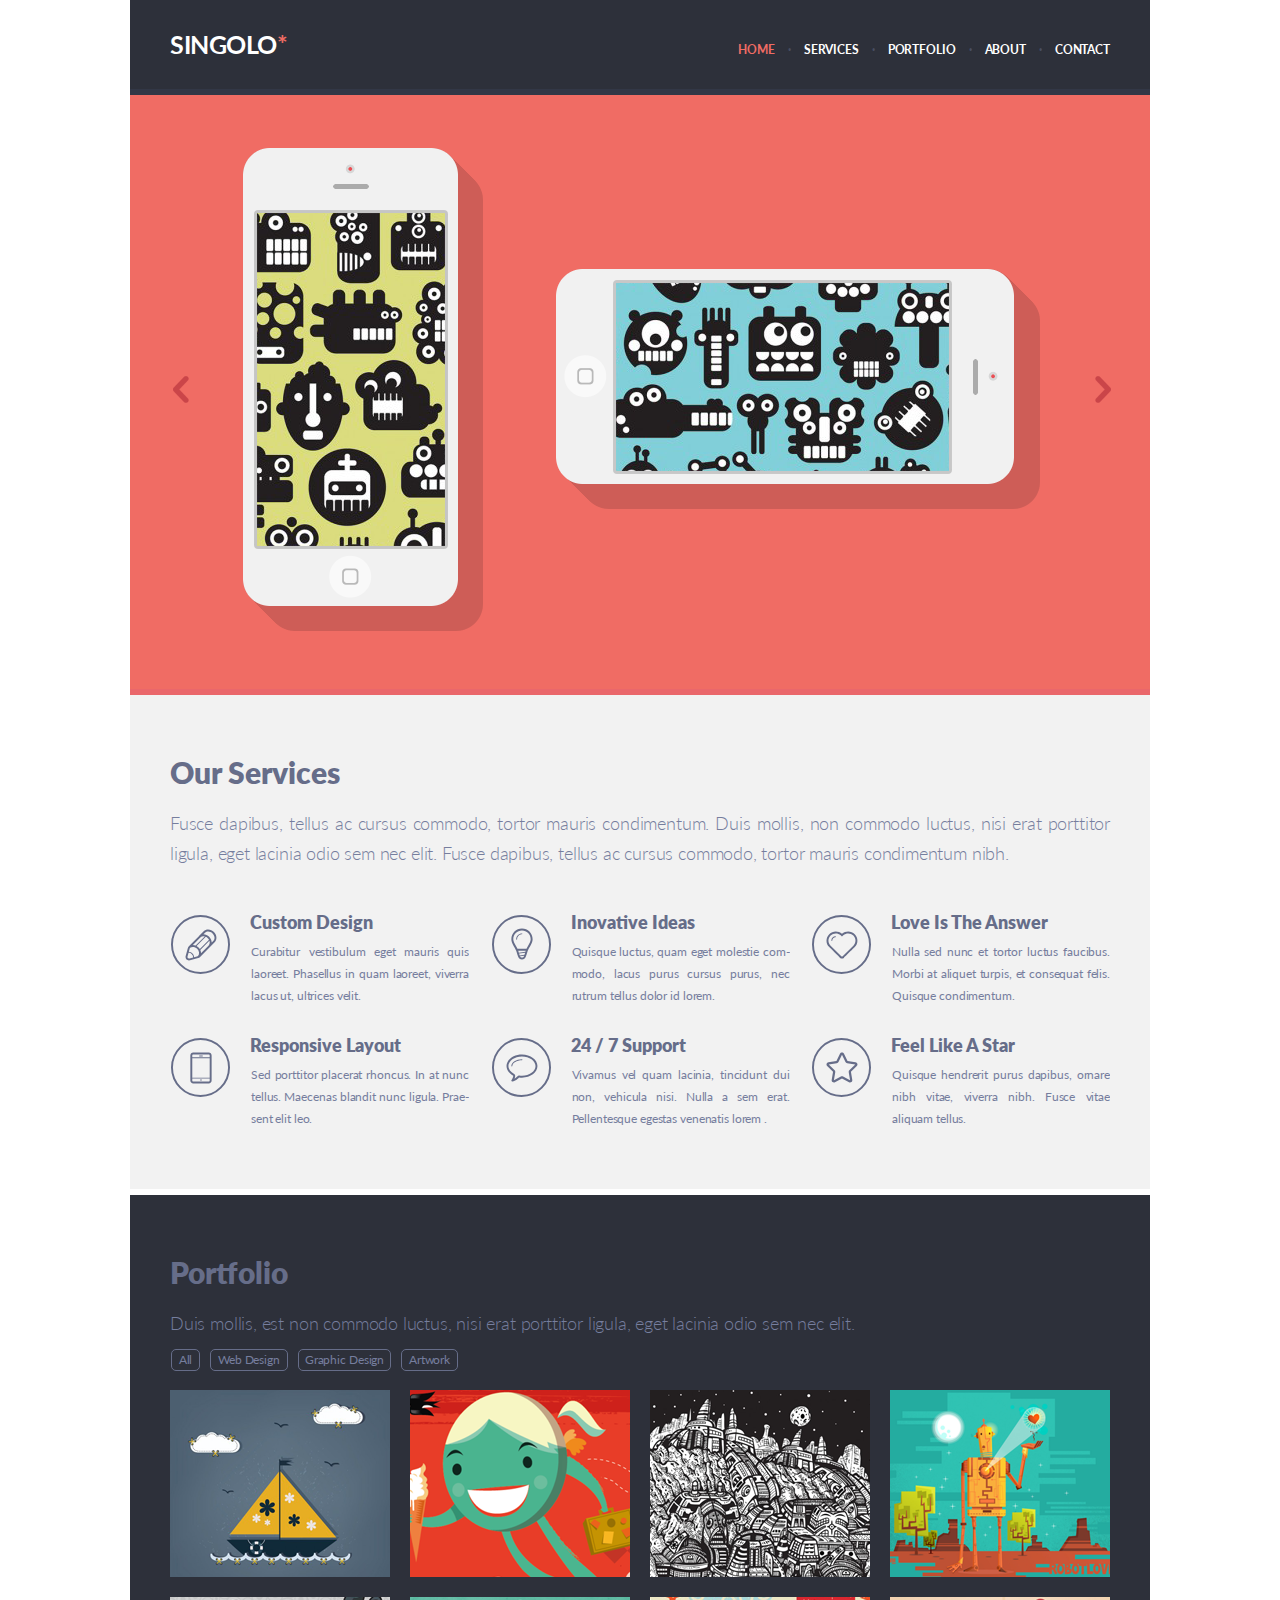
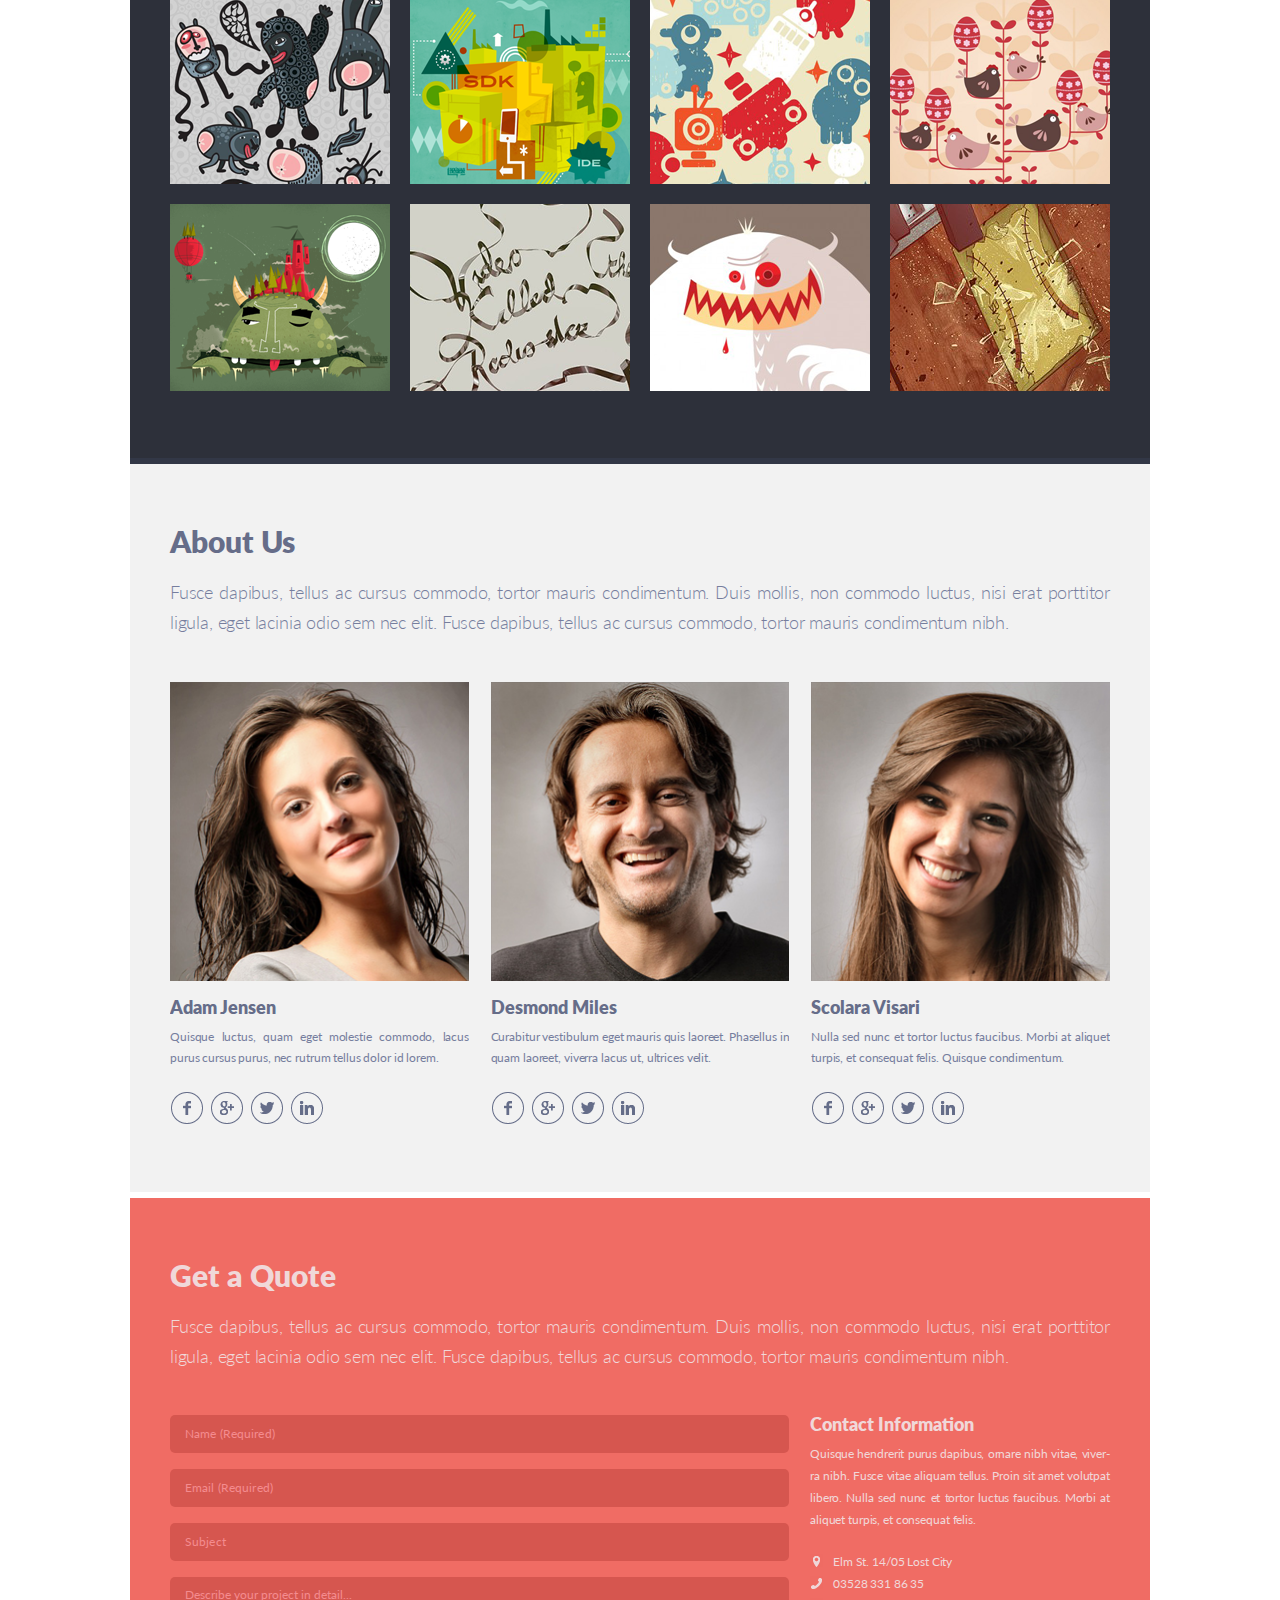
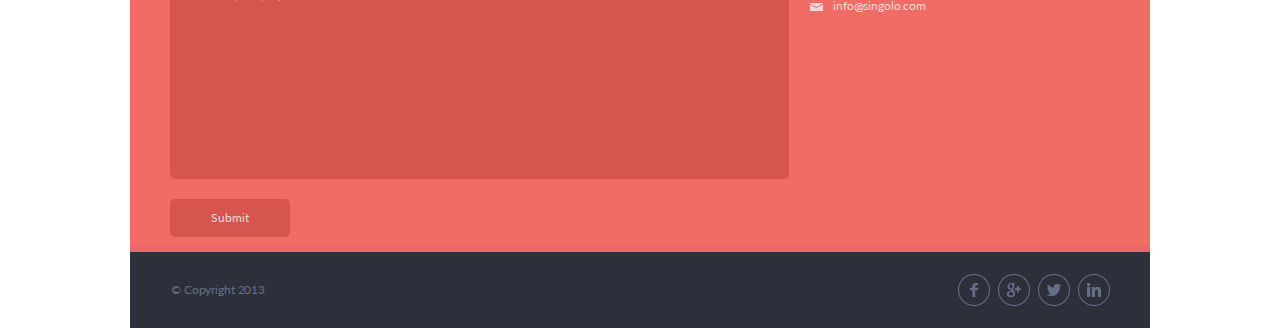
<file: index.html>
<!DOCTYPE html>
<html lang="en">
  <head>
    <meta charset="utf-8">
    <meta name="viewport" content="width=device-width, initial-scale=1.0">
    <title>Singolo - Part 1</title>
    <link rel="stylesheet" href="style.css">
  </head>
  
  <body>
    <header>
      <h1 class="logo">SINGOLO</h1>
      <nav id="nav" class="text-nav">
        <div class="nav-section"><a href="#">HOME</a></div>
        <div class="nav-buf">&#183;</div>
        <div class="nav-section"><a href="#services">SERVICES</a></div>
        <div class="nav-buf">&#183;</div>
        <div class="nav-section"><a href="#portfolio">PORTFOLIO</a></div>
        <div class="nav-buf">&#183;</div>
        <div class="nav-section"><a href="#about">ABOUT</a></div>
        <div class="nav-buf">&#183;</div>
        <div class="nav-section"><a href="#contact">CONTACT</a></div>
      </nav>
      <div class="nav-menu"><img src="assets/img/icon-menu.png"></div>
    </header>
    <div class="border1"></div>
    
    <main id="main" class="grid-container">
      <div class="grid-item-header"></div>
      
      <section class="grid-item-slider">
        <div class="slide left"><img src="assets/img/arrow_left.svg"></div>
        <div class="slide-frame">
          <div class="slide-container">
            <div class="slide-item slide2">
              <div class="phone-next">
                <img src="assets/img/phone_next.png">
              </div>
            </div>
            <div class="slide-item slide1">
              <div class="phone-v">
                <img src="assets/img/phone_v.svg">
                <div class="blackscreen"></div>
                <div class="phone-power"></div>
              </div>
              <div class="phone-h">
                <img src="assets/img/phone_h.svg">
                <div class="blackscreen"></div>
                <div class="phone-power"></div>
              </div>
            </div>
            <div class="slide-item slide2">
              <div class="phone-next">
                <img src="assets/img/phone_next.png">
              </div>
            </div>
          </div>
        </div>
        <div class="slide right"><img src="assets/img/arrow_right.svg"></div>
      </section>
      
      <section class="grid-item-services" id="services">
        <h2>Our Services</h2>
        <p class="text-main">Fusce dapibus, tellus ac cursus commodo, tortor mauris condimentum. Duis mollis, non commodo luctus, nisi erat porttitor ligula, eget lacinia odio sem nec elit. Fusce dapibus, tellus ac cursus commodo, tortor mauris condimentum nibh.</p>
        <div class="services-container">
          <div class="services-item">
            <div class="services-icon"><img src="assets/img/Pen.svg"></div>
            <div class="services-text">
              <h3>Custom Design</h3>
              <p class="text-small">Curabitur vestibulum eget mauris quis laoreet. Phasellus in quam laoreet, viverra lacus ut, ultrices velit.</p>
            </div>
          </div>
          <div class="services-item">
            <div class="services-icon"><img src="assets/img/Bulb.svg"></div>
            <div class="services-text">
              <h3>Inovative Ideas</h3>
              <p class="text-small">Quisque luctus, quam eget molestie com&shy;modo, lacus purus cursus purus, nec rutrum tellus dolor id lorem.</p>
            </div>
          </div>
          <div class="services-item">
            <div class="services-icon"><img src="assets/img/Heart.svg"></div>
            <div class="services-text">
              <h3>Love Is The Answer</h3>
              <p class="text-small">Nulla sed nunc et tortor luctus faucibus. Morbi at aliquet turpis, et consequat felis. Quisque condimentum.</p>
            </div>
          </div>
          <div class="services-item">
            <div class="services-icon"><img src="assets/img/Phone.svg"></div>
            <div class="services-text">
              <h3>Responsive Layout</h3>
              <p class="text-small">Sed porttitor placerat rhoncus. In at nunc tellus. Maecenas blandit nunc ligula. Prae&shy;sent elit leo.</p>
            </div>
          </div>
          <div class="services-item">
            <div class="services-icon"><img src="assets/img/Bubble.svg"></div>
            <div class="services-text">
              <h3>24 / 7 Support</h3>
              <p class="text-small">Vivamus vel quam lacinia, tincidunt dui non, vehicula nisi. Nulla a sem erat. Pellen&shy;tesque egestas venenatis lorem .</p>
            </div>
          </div>
          <div class="services-item">
            <div class="services-icon"><img src="assets/img/Star.svg"></div>
            <div class="services-text">
              <h3>Feel Like A Star</h3>
              <p class="text-small">Quisque hendrerit purus dapibus, ornare nibh vitae, viverra nibh. Fusce vitae aliquam tellus.</p>
            </div>
          </div>
        </div>
      </section>
      
      <div class="grid-item-border3"></div>
      
      <section class="grid-item-portfolio" id="portfolio">
        <h2>Portfolio</h2>
        <p class="text-main">Duis mollis, est non commodo luctus, nisi erat porttitor ligula, eget lacinia odio sem nec elit.</p>
        <div class="button-sort-container">
          <div class="text-small button-sort-item button-sort-all">All</div>
          <div class="text-small button-sort-item button-sort-web">Web Design</div>
          <div class="text-small button-sort-item button-sort-graphic">Graphic Design</div>
          <div class="text-small button-sort-item button-sort-artwork">Artwork</div>
        </div>
        <div class="gallery-container">
          <div class="tag-all tag-web">     <img src="assets/img/portfolio1.svg"></div>
          <div class="tag-all tag-web">     <img src="assets/img/portfolio2.svg"></div>
          <div class="tag-all tag-artwork"> <img src="assets/img/portfolio3.svg"></div>
          <div class="tag-all tag-graphic"> <img src="assets/img/portfolio4.svg"></div>
          <div class="tag-all tag-artwork"> <img src="assets/img/portfolio5.svg"></div>
          <div class="tag-all tag-graphic"> <img src="assets/img/portfolio6.svg"></div>
          <div class="tag-all tag-web">     <img src="assets/img/portfolio7.svg"></div>
          <div class="tag-all tag-web">     <img src="assets/img/portfolio8.svg"></div>
          <div class="tag-all tag-graphic"> <img src="assets/img/portfolio9.svg"></div>
          <div class="tag-all tag-artwork"> <img src="assets/img/portfolio10.svg"></div>
          <div class="tag-all tag-graphic"> <img src="assets/img/portfolio11.svg"></div>
          <div class="tag-all tag-artwork"> <img src="assets/img/portfolio12.svg"></div>
        </div>
      </section>
      
      <div class="grid-item-border4"></div>
      
      <section class="grid-item-about" id="about">
        <h2>About Us</h2>
        <p class="text-main">Fusce dapibus, tellus ac cursus commodo, tortor mauris condimentum. Duis mollis, non commodo luctus, nisi erat porttitor ligula, eget lacinia odio sem nec elit. Fusce dapibus, tellus ac cursus commodo, tortor mauris condimentum nibh.</p>
        <div class="us-container">
          <div>
            <img src="assets/img/photo1.svg">
            <h3>Adam Jensen</h3>
            <p class="text-small">Quisque luctus, quam eget molestie commodo, lacus purus cursus purus, nec rutrum tellus dolor id lorem.</p>
            <div class="us-links-container">
            <div><a href="https://www.facebook.com/"><img src="assets/img/link_facebook.svg"></a></div>
            <div><a href="https://plus.google.com/"><img src="assets/img/link_google.svg"></a></div>
            <div><a href="https://twitter.com/"><img src="assets/img/link_twitter.svg"></a></div>
            <div><a href="https://www.linkedin.com/"><img src="assets/img/link_linkedin.svg"></a></div>
            </div>
          </div>
          <div>
            <img src="assets/img/photo2.svg">
            <h3>Desmond Miles</h3>
            <p class="text-small">Curabitur vestibulum eget mauris quis laoreet. Phasellus in quam laoreet, viverra lacus ut, ultrices velit.</p>
            <div class="us-links-container">
            <div><a href="https://www.facebook.com/"><img src="assets/img/link_facebook.svg"></a></div>
            <div><a href="https://plus.google.com/"><img src="assets/img/link_google.svg"></a></div>
            <div><a href="https://twitter.com/"><img src="assets/img/link_twitter.svg"></a></div>
            <div><a href="https://www.linkedin.com/"><img src="assets/img/link_linkedin.svg"></a></div>
            </div>
          </div>
          <div>
            <img src="assets/img/photo3.svg">
            <h3>Scolara Visari</h3>
            <p class="text-small">Nulla sed nunc et tortor luctus faucibus. Morbi at aliquet turpis, et consequat felis. Quisque condimentum.</p>
            <div class="us-links-container">
            <div><a href="https://www.facebook.com/"><img src="assets/img/link_facebook.svg"></a></div>
            <div><a href="https://plus.google.com/"><img src="assets/img/link_google.svg"></a></div>
            <div><a href="https://twitter.com/"><img src="assets/img/link_twitter.svg"></a></div>
            <div><a href="https://www.linkedin.com/"><img src="assets/img/link_linkedin.svg"></a></div>
            </div>
          </div>
        </div>
      </section>
      
      <div class="grid-item-border5"></div>
      
      <section class="grid-item-contact" id="contact">
        <h2>Get a Quote</h2>
        <p class="text-main">Fusce dapibus, tellus ac cursus commodo, tortor mauris condimentum. Duis mollis, non commodo luctus, nisi erat porttitor ligula, eget lacinia odio sem nec elit. Fusce dapibus, tellus ac cursus commodo, tortor mauris condimentum nibh.</p>
        <form class="form-container" name="contact">
          <input class="form-item text-small" type="text" name="name" placeholder="Name (Required)" required>
          <input class="form-item text-small" type="email" name="email" placeholder="Email (Required)" required>
          <input class="form-item text-small" type="text" name="subject" placeholder="Subject">
          <textarea class="form-item text-small" name="comment" placeholder="Describe your project in detail..."></textarea>
          <input class="form-item text-small" type="submit" name="submit" value="Submit">
        </form>
        <div class="form-submitted text-main" id="form-submitted">
          <p>The letter was sent</p>
          <div class="form-submitted-ok">OK</div>
        </div>
        <h3>Contact Information</h3>
        <p class="text-small">Quisque hendrerit purus dapibus, ornare nibh vitae, viver&shy;ra nibh. Fusce vitae aliquam tellus. Proin sit amet volutpat libero. Nulla sed nunc et tortor luctus faucibus. Morbi at aliquet turpis, et consequat felis.</p>
        <div class="contact-container">
          <div class="contact-item">
            <div><img src="assets/img/icon-address.png"></div>
            <p class="text-small">Elm St. 14/05 Lost City</p>
          </div>
          <div class="contact-item">
            <div><img src="assets/img/icon-phone.png"></div>
            <p class="text-small"><a href="tel: +035283318635">03528 331 86 35</a></p>
          </div>
          <div class="contact-item">
            <div><img src="assets/img/icon-mail.png"></div>
            <p class="text-small"><a href="mailto: info@singolo.com">info@singolo.com</a></p>
          </div>
        </div>
        <div style="clear: left"></div>
      </section>
      
      <div class="grid-item-border6"></div>
      
      <footer class="grid-item-footer">
        <p class="text-small">&copy; Copyright 2013</p>
        <div class="links-container">
          <div><a href="https://www.facebook.com/"><img src="assets/img/link_facebook.svg"></a></div>
          <div><a href="https://plus.google.com/"><img src="assets/img/link_google.svg"></a></div>
          <div><a href="https://twitter.com/"><img src="assets/img/link_twitter.svg"></a></div>
          <div><a href="https://www.linkedin.com/"><img src="assets/img/link_linkedin.svg"></a></div>
        </div>
      </footer>
    </main>
    <script defer src="script.js"></script>
  </body>
</html>
</file>
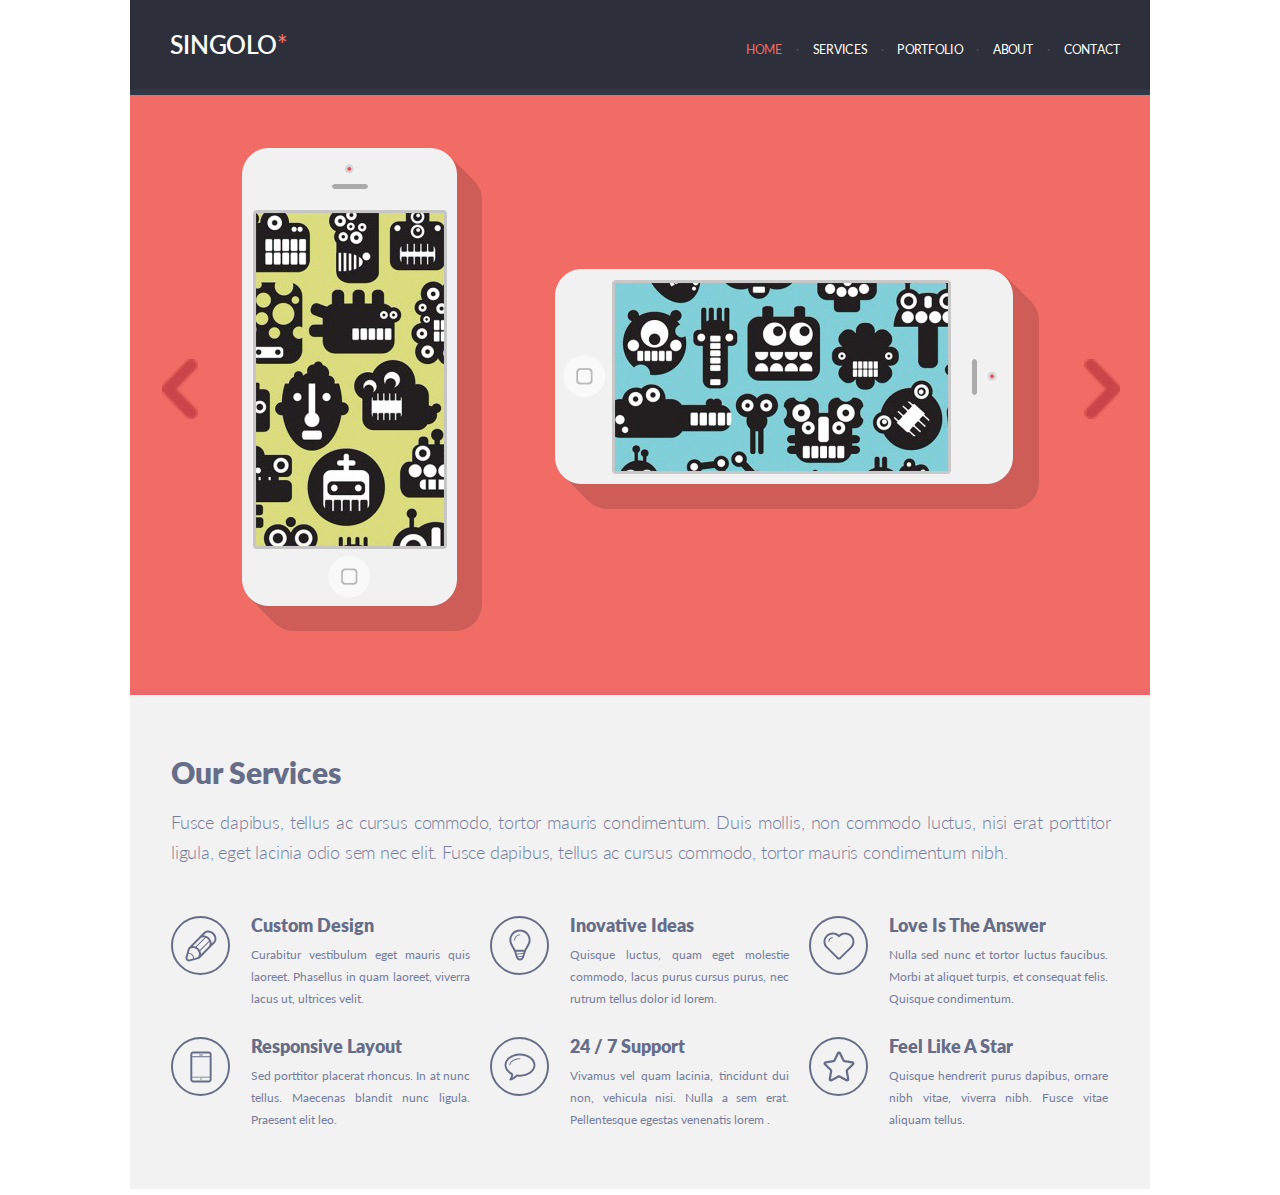
<file: singolo1.html>
<!DOCTYPE html>
<html lang="en">
  <head>
    <meta charset="utf-8">
    <title>Singolo - Part 1</title>
    <link rel="stylesheet" href="singolo1.css">
  </head>
  
  <body>
    <main class="grid-container">
      <header class="grid-item-header">
        <h1 class="logo">SINGOLO</h1>
        <nav>
          <div class="nav-section nav-home">HOME</div>
          <div class="nav-buf">&#183;</div>
          <div class="nav-section">SERVICES</div>
          <div class="nav-buf">&#183;</div>
          <div class="nav-section">PORTFOLIO</div>
          <div class="nav-buf">&#183;</div>
          <div class="nav-section">ABOUT</div>
          <div class="nav-buf">&#183;</div>
          <div class="nav-section">CONTACT</div>
        </nav>
      </header>
      
      <div class="grid-item-border1"></div>
      
      <article class="grid-item-slider">
        <div class="slide left"><img src="assets/img/arrow_left.svg"></div>
        <div class="phone-v"><img src="assets/img/phone_v.svg"></div>
        <div class="phone-h"><img src="assets/img/phone_h.svg"></div>
        <div class="slide right"><img src="assets/img/arrow_right.svg"></div>
      </article>
      
      <div class="grid-item-border2"></div>
      
      <article class="grid-item-services">
        <h2>Our Services</h2>
        <p>Fusce dapibus, tellus ac cursus commodo, tortor mauris condimentum. Duis mollis, non commodo luctus, nisi erat porttitor ligula, eget lacinia odio sem nec elit. Fusce dapibus, tellus ac cursus commodo, tortor mauris condimentum nibh.</p>
        <div class="services-container">
          <div class="services-icon"><img src="assets/img/Pen.svg"></div>
          <div class="services-text">
            <h3>Custom Design</h3>
            <p>Curabitur vestibulum eget mauris quis laoreet. Phasellus in quam laoreet, viverra lacus ut, ultrices velit.</p>
          </div>
          <div class="services-icon"><img src="assets/img/Bulb.svg"></div>
          <div class="services-text">
            <h3>Inovative Ideas</h3>
            <p>Quisque luctus, quam eget molestie commodo, lacus purus cursus purus, nec rutrum tellus dolor id lorem.</p>
          </div>
          <div class="services-icon"><img src="assets/img/Heart.svg"></div>
          <div class="services-text">
            <h3>Love Is The Answer</h3>
            <p>Nulla sed nunc et tortor luctus faucibus. Morbi at aliquet turpis, et consequat felis. Quisque condimentum.</p>
          </div>
          <div class="services-icon"><img src="assets/img/Phone.svg"></div>
          <div class="services-text">
            <h3>Responsive Layout</h3>
            <p>Sed porttitor placerat rhoncus. In at nunc tellus. Maecenas blandit nunc ligula. Praesent elit leo.</p>
          </div>
          <div class="services-icon"><img src="assets/img/Bubble.svg"></div>
          <div class="services-text">
            <h3>24 / 7 Support</h3>
            <p>Vivamus vel quam lacinia, tincidunt dui non, vehicula nisi. Nulla a sem erat. Pellentesque egestas venenatis lorem .</p>
          </div>
          <div class="services-icon"><img src="assets/img/Star.svg"></div>
          <div class="services-text">
            <h3>Feel Like A Star</h3>
            <p>Quisque hendrerit purus dapibus, ornare nibh vitae, viverra nibh. Fusce vitae aliquam tellus.</p>
          </div>
        </div>
      </article>
      
      <div class="grid-item-border3"></div>
    </main>
  </body>
</html>
</file>
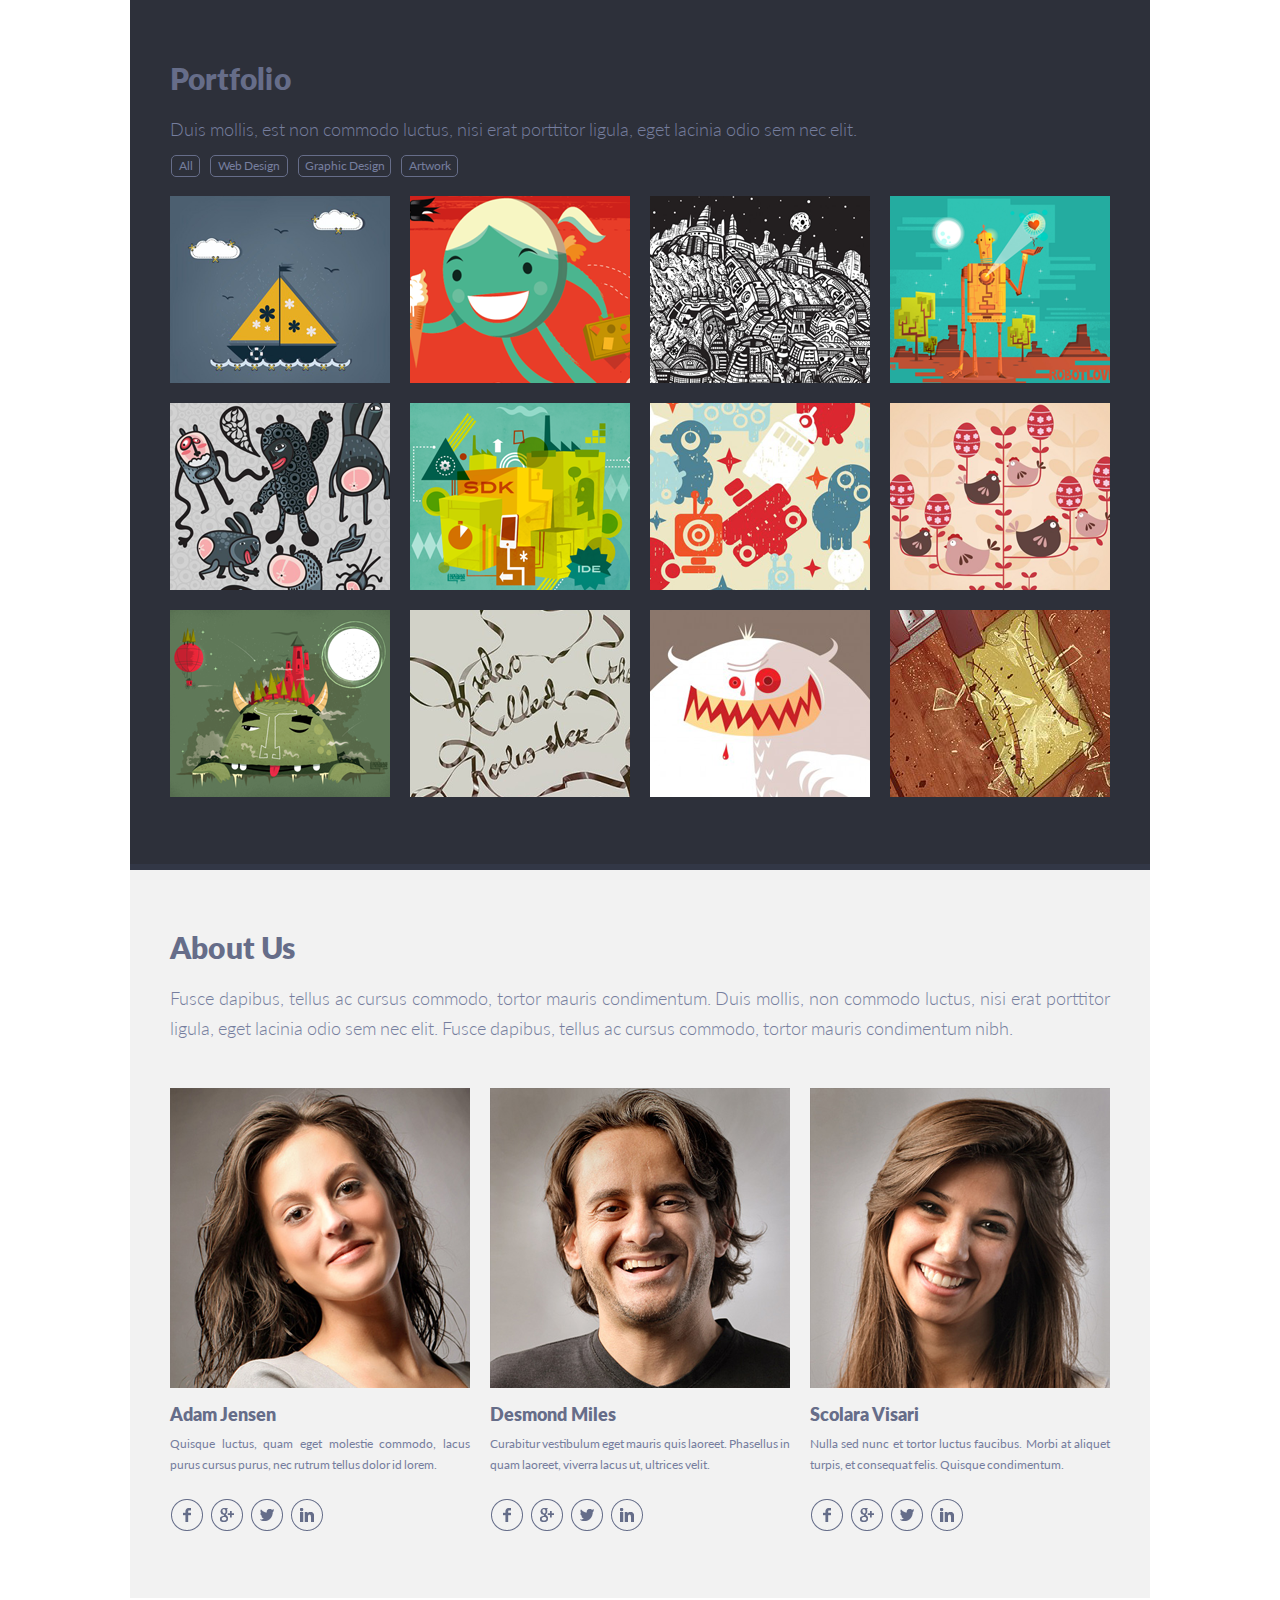
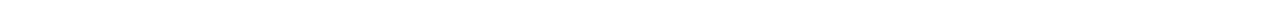
<file: singolo2.html>
<!DOCTYPE html>
<html lang="en">
  <head>
    <meta charset="utf-8">
    <title>Singolo - Part 2</title>
    <link rel="stylesheet" href="singolo2.css">
  </head>
  
  <body>
    <main class="grid-container">
      <article class="grid-item-portfolio">
        <h2>Portfolio</h2>
        <p class="text-main">Duis mollis, est non commodo luctus, nisi erat porttitor ligula, eget lacinia odio sem nec elit.</p>
        <div class="button-sort-container">
          <div class="button-sort-all"><p class="text-small">All</p></div>
          <div class="button-sort-web"><p class="text-small">Web Design</p></div>
          <div class="button-sort-graphic"><p class="text-small">Graphic Design</p></div>
          <div class="button-sort-artwork"><p class="text-small">Artwork</p></div>
        </div>
        <div class="gallery-container">
          <div><img src="assets/img/portfolio1.svg"></div>
          <div><img src="assets/img/portfolio2.svg"></div>
          <div><img src="assets/img/portfolio3.svg"></div>
          <div><img src="assets/img/portfolio4.svg"></div>
          <div><img src="assets/img/portfolio5.svg"></div>
          <div><img src="assets/img/portfolio6.svg"></div>
          <div><img src="assets/img/portfolio7.svg"></div>
          <div><img src="assets/img/portfolio8.svg"></div>
          <div><img src="assets/img/portfolio9.svg"></div>
          <div><img src="assets/img/portfolio10.svg"></div>
          <div><img src="assets/img/portfolio11.svg"></div>
          <div><img src="assets/img/portfolio12.svg"></div>
        </div>
      </article>
      
      <div class="grid-item-border4"></div>
      
      <article class="grid-item-about">
        <h2>About Us</h2>
        <p class="text-main">Fusce dapibus, tellus ac cursus commodo, tortor mauris condimentum. Duis mollis, non commodo luctus, nisi erat porttitor ligula, eget lacinia odio sem nec elit. Fusce dapibus, tellus ac cursus commodo, tortor mauris condimentum nibh.</p>
        <div class="us-container">
          <div>
            <img src="assets/img/photo1.svg">
            <h3>Adam Jensen</h3>
            <p class="text-small">Quisque luctus, quam eget molestie commodo, lacus purus cursus purus, nec rutrum tellus dolor id lorem.</p>
            <div class="us-links-container">
              <div><img src="assets/img/link_facebook.svg"></div>
              <div><img src="assets/img/link_google.svg"></div>
              <div><img src="assets/img/link_twitter.svg"></div>
              <div><img src="assets/img/link_linkedin.svg"></div>
            </div>
          </div>
          <div>
            <img src="assets/img/photo2.svg">
            <h3>Desmond Miles</h3>
            <p class="text-small">Curabitur vestibulum eget mauris quis laoreet. Phasellus in quam laoreet, viverra lacus ut, ultrices velit.</p>
            <div class="us-links-container">
              <div><img src="assets/img/link_facebook.svg"></div>
              <div><img src="assets/img/link_google.svg"></div>
              <div><img src="assets/img/link_twitter.svg"></div>
              <div><img src="assets/img/link_linkedin.svg"></div>
            </div>
          </div>
          <div>
            <img src="assets/img/photo3.svg">
            <h3>Scolara Visari</h3>
            <p class="text-small">Nulla sed nunc et tortor luctus faucibus. Morbi at aliquet turpis, et consequat felis. Quisque condimentum.</p>
            <div class="us-links-container">
              <div><img src="assets/img/link_facebook.svg"></div>
              <div><img src="assets/img/link_google.svg"></div>
              <div><img src="assets/img/link_twitter.svg"></div>
              <div><img src="assets/img/link_linkedin.svg"></div>
            </div>
          </div>
        </div>
      </article>
      
      <div class="grid-item-border5"></div>
    </main>
  </body>
</html>
</file>
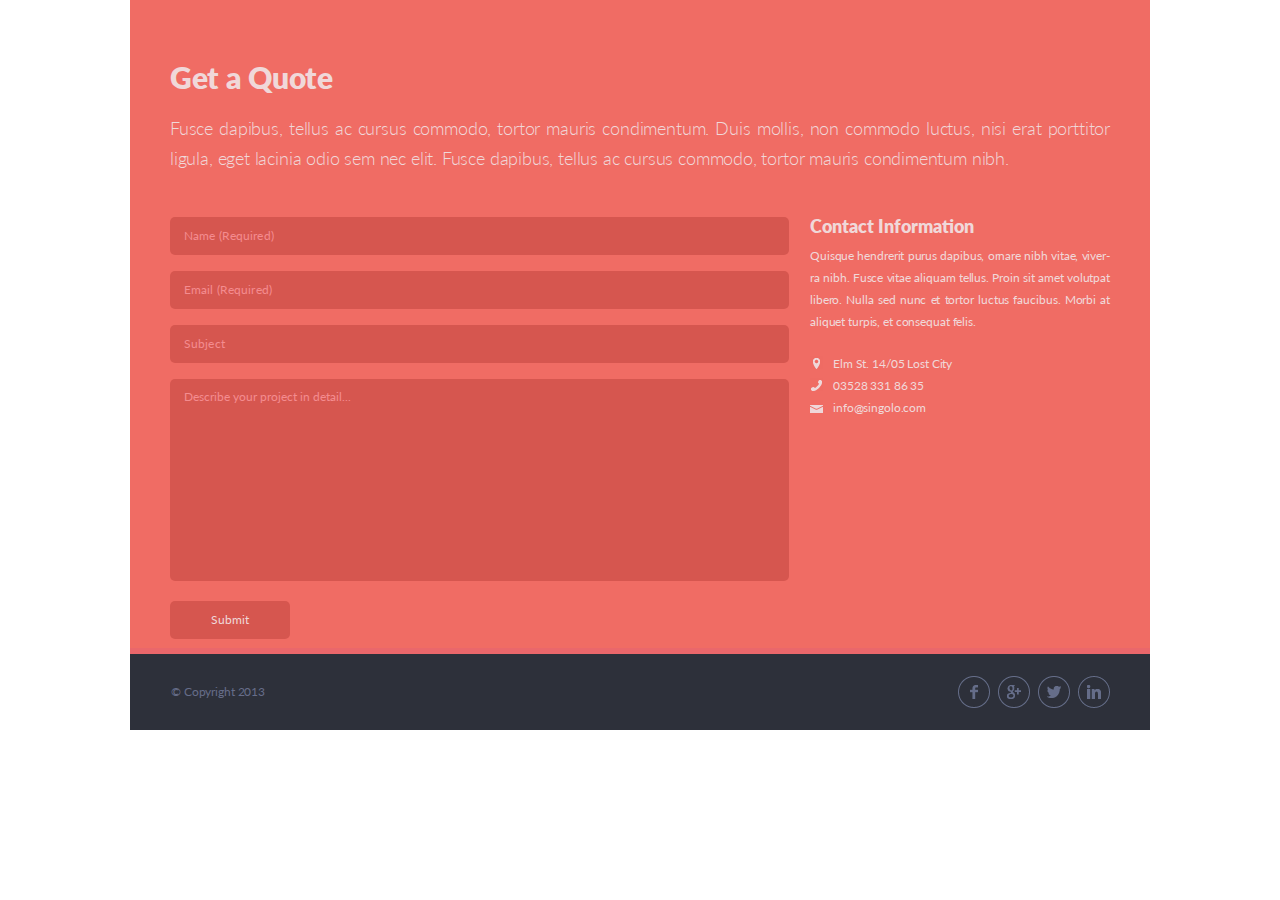
<file: singolo3.html>
<!DOCTYPE html>
<html lang="en">
  <head>
    <meta charset="utf-8">
    <title>Singolo - Part 3</title>
    <link rel="stylesheet" href="singolo3.css">
  </head>
  
  <body>
    <main class="grid-container">
      <article class="grid-item-contact">
        <h2>Get a Quote</h2>
        <p class="text-main">Fusce dapibus, tellus ac cursus commodo, tortor mauris condimentum. Duis mollis, non commodo luctus, nisi erat porttitor ligula, eget lacinia odio sem nec elit. Fusce dapibus, tellus ac cursus commodo, tortor mauris condimentum nibh.</p>
        <form class="form-container" name="contact">
          <input class="form-item text-small" type="text" name="name" placeholder="Name (Required)" required>
          <input class="form-item text-small" type="email" name="email" placeholder="Email (Required)" required>
          <input class="form-item text-small" type="text" name="subject" placeholder="Subject">
          <textarea class="form-item text-small" name="comment" placeholder="Describe your project in detail..."></textarea>
          <input class="form-item text-small" type="submit" name="submit" value="Submit">
        </form>
        <h3>Contact Information</h3>
        <p class="text-small">Quisque hendrerit purus dapibus, ornare nibh vitae, viver&shy;ra nibh. Fusce vitae aliquam tellus. Proin sit amet volutpat libero. Nulla sed nunc et tortor luctus faucibus. Morbi at aliquet turpis, et consequat felis.</p>
        <div class="contact-container">
          <div class="contact-item">
            <div><img src="assets/img/icon-address.png"></div>
            <p class="text-small">Elm St. 14/05 Lost City</p>
          </div>
          <div class="contact-item">
            <div><img src="assets/img/icon-phone.png"></div>
            <p class="text-small"><a href="tel: +035283318635">03528 331 86 35</a></p>
          </div>
          <div class="contact-item">
            <div><img src="assets/img/icon-mail.png"></div>
            <p class="text-small"><a href="mailto: info@singolo.com">info@singolo.com</a></p>
          </div>
        </div>
      </article>
      
      <div class="grid-item-border6"></div>
      
      <footer class="grid-item-footer">
        <p class="text-small">&copy; Copyright 2013</p>
        <div class="links-container">
          <div><a href="https://www.facebook.com/"><img src="assets/img/link_facebook.svg"></a></div>
          <div><a href="https://plus.google.com/"><img src="assets/img/link_google.svg"></a></div>
          <div><a href="https://twitter.com/"><img src="assets/img/link_twitter.svg"></a></div>
          <div><a href="https://www.linkedin.com/"><img src="assets/img/link_linkedin.svg"></a></div>
        </div>
      </footer>
    </main>
  </body>
</html>
</file>
<file: style.css>
/* prefixed by https://autoprefixer.github.io (PostCSS: v7.0.26, autoprefixer: v9.7.3) */

@font-face {
  font-family: "Lato";
  src: url(assets/fonts/Lato-Light.ttf);
  font-style: normal;
  font-weight: 300;
}

@font-face {
  font-family: "Lato";
  src: url(assets/fonts/Lato-LightItalic.ttf);
  font-style: italic;
  font-weight: 300;
}

@font-face {
  font-family: "Lato";
  src: url(assets/fonts/Lato-Regular.ttf);
  font-style: normal;
  font-weight: 400;
}

@font-face {
  font-family: "Lato";
  src: url(assets/fonts/Lato-Italic.ttf);
  font-style: italic;
  font-weight: 400;
}

@font-face {
  font-family: "Lato";
  src: url(assets/fonts/Lato-Bold.ttf);
  font-style: normal;
  font-weight: 700;
}

@font-face {
  font-family: "Lato";
  src: url(assets/fonts/Lato-BoldItalic.ttf);
  font-style: italic;
  font-weight: 700;
}

@font-face {
  font-family: "Lato";
  src: url(assets/fonts/Lato-Black.ttf);
  font-style: normal;
  font-weight: 900;
}

@font-face {
  font-family: "Lato";
  src: url(assets/fonts/Lato-BlackItalic.ttf);
  font-style: italic;
  font-weight: 900;
}

html {
  scroll-padding-top: 95px;
  scroll-behavior: smooth;
}

body, main, header, section, footer, nav, div, form, input, textarea, h1, h2, h3, p, img {
  margin: 0;
  padding: 0;
}

h1 {
  font-weight: 700;
  font-size: 25px;
  line-height: 30px;
  font-family: "Lato", sans-serif;
  text-align: justify;
  letter-spacing: -0.02em;
}

h2 {
  font-weight: 900;
  font-size: 30px;
  line-height: 18px;
  font-family: "Lato", sans-serif;
  text-align: justify;
}

h3 {
  font-weight: 900;
  font-size: 18px;
  line-height: 18px;
  font-family: "Lato", sans-serif;
  text-align: justify;
}

.text-nav {  
  font-weight: 700;
  font-size: 12px;
  line-height: 15px;
  font-family: "Lato";
  text-align: justify;
  letter-spacing: -0.01em;
}

.text-main {
  font-weight: 300;
  font-size: 18px;
  line-height: 30px;
  font-family: "Lato", sans-serif;
  text-align: justify;
  letter-spacing: -0.01em;
}

.text-small {
  font-weight: 400;
  font-size: 12px;
  line-height: 22px;
  font-family: "Lato", sans-serif;
  text-align: justify;
  letter-spacing: -0.01em;
  -webkit-hyphens: auto;
  -moz-hyphens: auto;
  -ms-hyphens: auto;
}

a {
  color: inherit;
  text-decoration: none;
}

body {
  display: -ms-grid;
  display: grid;
  -ms-grid-rows: 1fr;
  -ms-grid-columns: 1fr 1020px 1fr;
  grid: 1fr / 1fr 1020px 1fr;
}

.grid-container {
  grid-row: 1 / 2;
  grid-column: 2 / 3;
}

/* Header */

header {
  position: fixed;
  z-index: 50;
  left: calc(50% - 510px);
  display: flex;
  width: 100%;
  max-width: 1020px;
  height: 89px;
  max-height: 89px;
  background-color: #2d303a;
  border-bottom: 6px solid #323746;
}

.logo {
  position: absolute;
  top: 29px;
  left: 40px;
  color: #ffffff;
}

.logo::after {
  content: "*";
  color: #f06c64;
}

nav {
  position: absolute;
  top: 42px;
  right: 40px;
  display: flex;
}

nav > div {
  margin-left: 13px;
}

.nav-section {
  color: #ffffff;
}

.nav-section :hover {
  color: #f06c64;
  cursor: pointer;
  transition: 0.2s;
}

.nav-section .active {
  color: #f06c64;
}

.nav-buf {
  color: #494e62;
  user-select: none;
}

.nav-menu {
  display: none;
}

.grid-item-header {
  height: 95px;
}

/* Slider */

.grid-item-slider {
  display: -webkit-box;
  display: -ms-flexbox;
  display: flex;
  -webkit-box-pack: justify;
      -ms-flex-pack: justify;
          justify-content: space-between;
  -webkit-box-align: center;
      -ms-flex-align: center;
          align-items: center;
  padding: 3.8% 3.9% 3.75% 3.9%;
  background-color: #f06c64;
  border-bottom: 6px solid #ea676b;
  transition: 1s;
  user-select: none;
}

.slide-frame {
  width: 797px;
  height: 517px;
  overflow: hidden;
}

.slide-container {
  display: flex;
  -webkit-box-align: center;
      -ms-flex-align: center;
          align-items: center;
  transform: translate(-100%, 0);
}

.slide-item {
  display: flex;
  -webkit-box-pack: justify;
      -ms-flex-pack: justify;
          justify-content: space-between;
  -webkit-box-align: center;
      -ms-flex-align: center;
          align-items: center;
  width: 797px;
  height: 517px;
}

.slide-item > div {
  position: relative;
}

.slide {
  width: 16px;
  height: 32px;
}

.slide:hover {
  cursor: pointer;
  transform: scale(1.2);
  transition: 0.2s;
}

.left {
  margin-left: 3px;
  margin-right: -1px;
}

.right {
  margin-right: -0.5px;
}

.phone-v {
  margin-top: -2px;
  margin-right: 37px;
}

.phone-h {
  margin-left: 36px;
  margin-top: -2px;
}

.phone-next {
  display: flex;
  -webkit-box-pack: center;
      -ms-flex-pack: center;
          justify-content: center;
  -webkit-box-align: center;
      -ms-flex-align: center;
          align-items: center;  
  width: 797px;
  height: 517px;
}

.blackscreen {
  position: absolute;
  background-color: #000000;
  opacity: 0;
}

.phone-v .blackscreen {
  top: 65px;
  left: 14px;
  width: 188px;
  height: 333px;
}

.phone-h .blackscreen {
  top: 14px;
  left: 60px;
  width: 333px;
  height: 188px;
}

.turnedoff {
  opacity: 1;
}

.phone-power {
  position: absolute;
  width: 42px;
  height: 42px;
  border-radius: 50%;
  background-color: #aaaaaa;
  opacity: 0;
}

.phone-power:hover {
  cursor: pointer;
}

.phone-power:active {
  opacity: 0.2;
}

.phone-v .phone-power {
  top: 408px;
  left: 86px;
}

.phone-h .phone-power {
  top: 86px;
  left: 8px;
}

/* Services */

.grid-item-services {
  padding: 40px;
  background-color: #f2f2f2;
  border-bottom: 6px solid #ffffff;
}

.grid-item-services > h2 {
  margin-top: 28px;
  color: #666d89;
}

.grid-item-services > p {
  margin-top: 27px;
  color: #767e9e;
}

.services-container {
  display: -webkit-box;
  display: -ms-flexbox;
  display: flex;
  -webkit-box-pack: justify;
      -ms-flex-pack: justify;
          justify-content: space-between;
  -ms-flex-wrap: wrap;
      flex-wrap: wrap;
  margin-top: 35px;
} 

.services-item {
  display: -webkit-box;
  display: -ms-flexbox;
  display: flex;
  margin-top: 10px;
  margin-bottom: 18px;
  margin-left: 1px;
}

.services-icon > img {
  margin-top: 2px;
  margin-right: 20px;
  width: 59px;
  height: 59px;
  user-select: none;
}

.services-text {
  width: 219px;
  height: 95px;
  overflow: hidden;
}

.services-text h3 {
  color: #666d89;
}

.services-text p {
  margin-top: 10px;
  margin-left: 1px;
  color: #767e9e;
}

/* Portfolio */

.grid-item-portfolio {
  padding: 40px 32px;
  background-color: #2d303a;
  border-bottom: 6px solid #323746;
}

.grid-item-portfolio > h2 {
  margin-top: 28px;
  margin-right: 8px;
  margin-left: 8px;
  color: #666d89;
}

.grid-item-portfolio > p {
  margin-top: 27px; 
  margin-right: 8px;
  margin-left: 8px;
  color: #767e9e;
}

.button-sort-container {
  display: -webkit-box;
  display: -ms-flexbox;
  display: flex;
  margin: 11px 9px;
  user-select: none;
}

.button-sort-item {
  display: -webkit-box;
  display: -ms-flexbox;
  display: flex;
  -webkit-box-pack: center;
      -ms-flex-pack: center;
          justify-content: center;
  -webkit-box-align: center;
      -ms-flex-align: center;
          align-items: center;
  height: 20px;
  margin-right: 10px;
  color: #767e9e;
  border: 1px solid #666d89;
  border-radius: 5px;
}

.button-sort-item:hover {
  color: #dedede;
  border-color: #c5c5c5;
  cursor: pointer;
}

.button-sort-item.active {
  color: #dedede;
  border-color: #c5c5c5;
}

.button-sort-all {
  width: 27px;
}

.button-sort-web {
  width: 76px;
}

.button-sort-graphic {
  width: 91px;
}

.button-sort-artwork {
  width: 55px;
}

.gallery-container {
  display: -webkit-box;
  display: -ms-flexbox;
  display: flex;
  -ms-flex-wrap: wrap;
      flex-wrap: wrap;
  -webkit-box-pack: justify;
      -ms-flex-pack: justify;
          justify-content: space-between;
  margin-top: 10px;
  padding: 8px;
  max-height: 620px;
  overflow: hidden;
  user-select: none;
}

.gallery-container > div {
  width: 220px;
  height: 187px;
  margin-bottom: 20px;
}

.gallery-container > div.active {
  outline: 5px #f06c64 solid;
}

/* About Us */

.grid-item-about {
  padding: 40px;
  background-color: #f2f2f2;
  border-bottom: 6px solid #ffffff;
}

.grid-item-about > h2 {
  margin-top: 28px;
  color: #666d89;
}

.grid-item-about > p {
  margin-top: 27px;
  color: #767e9e;
}

.us-container {
  display: -webkit-box;
  display: -ms-flexbox;
  display: flex;
  -webkit-box-pack: justify;
      -ms-flex-pack: justify;
          justify-content: space-between;
  margin-top: 45px;
  margin-bottom: 27px;
}

.us-container > div {
  width: 31.8%;
}

.us-container > div > img {
  width: 100%;
}

.us-container h3 {
  max-width: 300px;
  margin-top: 13px;
  color: #666d89;
  white-space: nowrap;
  overflow: hidden;
}

.us-container p {
  max-height: 42px;
  margin-top: 10px;
  line-height: 21px;
  color: #767e9e;
  overflow: hidden;
}

.us-links-container {
  display: -webkit-box;
  display: -ms-flexbox;
  display: flex;
  margin-top: 23px;
}

.us-links-container div {
  width: 34px;
  height: 34px;
  margin-right: 6px;
  border-radius: 50%;
}

.us-links-container div:hover {
  cursor: pointer;
  -webkit-box-shadow: 0 0 5px rgba(0,0,0,0.5);
          box-shadow: 0 0 5px rgba(0,0,0,0.5);
}

/* Get a Qoute */

.grid-item-contact {
  padding: 40px;
  color: #f0d8d9;
  background-color: #f06c64;
  border-bottom: 6px solid #ea676b;
}

.grid-item-contact > h2 {
  margin-top: 28px;
}

.grid-item-contact > .text-main {
  margin-top: 27px;
  margin-bottom: 44px;
}

.form-container {
  float: left;
  width: 619px;
  margin-right: 21px;
  margin-bottom: -47px;
}

.form-item {
  width: 589px;
  margin-bottom: 16px;
  padding: 0 15px;
  color: #f0d8d9;
  background-color: #d6564f;
  border-width: 0;
  border-radius: 5px;
  outline-color: brown;
}

input.form-item {
  height: 38px;
  line-height: 38px;
  letter-spacing: 0.01em;  
}

textarea.form-item {
  height: 195px;
  padding-top: 7px;
  resize: none;
  overflow: auto;
  word-spacing: -0.1px;
  letter-spacing: 0;
}

input[type="submit"] {
  width: 120px;
  text-align: center;
}

input[type="submit"]:hover {
  cursor: pointer;
  -webkit-box-shadow: 0 0 5px rgba(0,0,0,0.5);
          box-shadow: 0 0 5px rgba(0,0,0,0.5);
}

.form-item::-webkit-input-placeholder {
  color: #f48c8f;
}

.form-item::-moz-placeholder {
  color: #f48c8f;
}

.form-item:-ms-input-placeholder {
  color: #f48c8f;
}

.form-item:-webkit-autofill {
  -webkit-box-shadow: inset 0 0 0 50px #d6564f !important;
  -webkit-text-fill-color: #f0d8d9 !important;
  color: #f0d8d9 !important;
}

.form-submitted {
  position: fixed;
  top: 15%;
  left: calc(50% - 200px);
  z-index: 100;
  display: none;
  width: 400px;
  max-height: 400px;
  padding: 20px;
  color: #f0d8d9;
  background-color: #d6564f;
  border: 6px #832834 solid;
  border-radius: 10px;
}

.form-submitted-ok {
  margin-top: 20px;
  text-align: center;
  background-color: #832834;
}

.form-submitted-ok:hover {
  cursor: pointer;
  outline: 1px #f0d8d9 solid;
}

.grid-item-contact > p {
  margin-top: 10px;
  margin-bottom: 20px;
}

.contact-item {
  display: -webkit-box;
  display: -ms-flexbox;
  display: flex;
  -webkit-box-align: center;
      -ms-flex-align: center;
          align-items: center;
}

.contact-item > p {
  margin-left: 10px;
}

/* Footer */

.grid-item-footer {
  display: -webkit-box;
  display: -ms-flexbox;
  display: flex;
  -webkit-box-pack: justify;
      -ms-flex-pack: justify;
          justify-content: space-between;
  -webkit-box-align: center;
      -ms-flex-align: center;
          align-items: center;
  height: 76px;
  padding-right: 39px;
  padding-left: 41px;
  color: #666d89;
  background-color: #2d303a;
}

.links-container {
  display: -webkit-box;
  display: -ms-flexbox;
  display: flex;
}

.links-container div {
  width: 34px;
  height: 34px;
  margin-left: 6px;
  border-radius: 50%;
}

.links-container div:hover {
  cursor: pointer;
  -webkit-box-shadow: 0 0 5px rgba(0,0,0,0.5);
          box-shadow: 0 0 5px rgba(0,0,0,0.5);
}

@media only screen and (min-width: 768px) and (max-width: 1019px) {  
  body {
    -ms-grid-rows: 1fr;
    -ms-grid-columns: 1fr 768px 1fr;
    grid: 1fr / 1fr 768px 1fr;
  }
  
  header {
    left: calc(50% - 384px);
    max-width: 768px;
  }
  
  @media only screen and (max-width: 768px) {    
    header {
      left: 0;
    }
  }

.grid-item-slider {
  padding-bottom: 3.75%;
}

.slide-frame {
  width: 601px;
  height: 391px;
  margin-bottom: -4px;
}

.slide-item {
  width: 601px;
  height: 391px;
}

.left {
  margin-top: 8px;
  margin-left: 0;
}

.right {
  margin-top: 8px;
  margin-right: -2px;
}

.phone-v {
  margin-top: 0;
  margin-right: 27px;
}
  
.phone-v > img {
  width: 183px;
  height: 365px;
}

.phone-h {
  margin-left: 26px;
  margin-top: 0;
}

.phone-h > img {
  width: 365px;
  height: 182px;
}

.phone-next { 
  width: 601px;
  height: 391px;
}

.phone-next > img {
  height: 391px;
}

.phone-v .blackscreen {
  top: 49px;
  left: 11px;
  width: 143px;
  height: 252px;
}

.phone-h .blackscreen {
  top: 11px;
  left: 45px;
  width: 252px;
  height: 142px;
}

.turnedoff {
  opacity: 1;
}

.phone-power {
  position: absolute;
  width: 34px;
  height: 34px;
  border-radius: 50%;
  background-color: #aaaaaa;
  opacity: 0;
}

.phone-power:hover {
  cursor: pointer;
}

.phone-power:active {
  opacity: 0.2;
}

.phone-v .phone-power {
  top: 307px;
  left: 65px;
}

.phone-h .phone-power {
  top: 65px;
  left: 5px;
}

.grid-item-services > h2 {
  margin-top: 9px;
}

.services-container {
  margin-top: 2px;
}

.services-item {
  margin-top: 33px;
  margin-right: 35px;
  margin-bottom: 17px;
}

.services-icon > img {
  margin-top: 2px;
}

.button-sort-graphic {
  width: 93px;
}

.gallery-container {
  max-height: 795px;
  margin-top: 21px;
  margin-bottom: 17px;
}

.gallery-container > div {
  width: 216.19px;
  height: 183.76px;
  margin-bottom: 20px;
}

.gallery-container img{
  width: 216.19px;
  height: 183.76px;
}

.us-container {
  margin-top: 39px;
  margin-bottom: 28px;
}

.us-container h3 {
  margin-top: 9px;
}

.us-container p {
  max-height: 66px;
  margin-top: 1px;
  line-height: 22px;
}

.us-links-container {
  margin-top: 10px;
}

.grid-item-contact > h2 {
  margin-top: 22px;
}

.grid-item-contact > .text-main {
  margin-bottom: 25px;
}

.form-container {
  width: 442px;
  margin-right: 29px;
  margin-bottom: -13px;
}

.form-item {
  width: 424px;
  margin-bottom: 12px;
  padding: 0 9px;
}

textarea.form-item {
  height: 155px;
  padding-top: 5px;
}

.grid-item-contact > p {
  margin-top: 3px;
  margin-bottom: 9px;
}

}

@media only screen and (max-width: 767px) {

html {
  scroll-padding-top: 71px;
}

h1 {
  font-size: 19.4px;
  line-height: 24px;
  letter-spacing: -0.02em;
}

.text-nav {
  font-size: 22px;
  line-height: 29px;
  letter-spacing: -0.01em;
}

body {
  -ms-grid-rows: 1fr;
  -ms-grid-columns: 1fr 375px 1fr;
  grid: 1fr / 1fr 375px 1fr;  
}

.grid-item-header {
  height: 71px;
}

header {
  left: calc(50% - 187.5px);
  max-width: 375px;
  height: 71px;
  border-bottom: none;
}
  
  @media only screen and (max-width: 375px) {
    header {
      left: 0;
    }
  }

.logo {
  top: 25px;
  left: 148px;
}

nav {
  top: 0;
  left: 0;
  display: none;
  flex-direction: column;
  width: 278px;
  height: 100vh;
  padding-top: 232px;
  background-color: #2D303A;
  box-shadow: 0px -40px 20px rgba(0, 0, 0, 0.4);
}

nav > div {
  margin-left: 71px;
  margin-bottom: 29px;
}

.nav-buf {
  display: none;
}

.nav-menu {
  position: absolute;
  top: 26px;
  left: 20px;
  z-index: 100;
  display: block;
  transition: 0.3s;
}
  
/* Slider */

.grid-item-slider {
  padding-bottom: 3.75%;
}

.grid-item-slider {
  padding-left: 9px;
  padding-right: 10px;
}

.slide-frame {
  width: 292px;
  height: 190px;
  margin-bottom: -4px;
}

.slide-item {
  width: 292px;
  height: 190px;
}

.left {
  margin-top: 12px;
  margin-left: 0;
}

.right {
  margin-top: 12px;
  margin-right: 0;
}

.phone-v {
  margin-top: 2px;
  margin-right: 13px;
}
  
.phone-v > img {
  width: 88.3px;
  height: 177.61px;
}

.phone-h {
  margin-left: 13px;
  margin-top: 2px;
}

.phone-h > img {
  width: 177.84;
  height: 88.4px;
}

.phone-next { 
  width: 292px;
  height: 190px;
}

.phone-next > img {
  height: 190px;
}

.phone-v .blackscreen {
  top: 49px;
  left: 11px;
  width: 143px;
  height: 252px;
}

.phone-h .blackscreen {
  top: 11px;
  left: 45px;
  width: 252px;
  height: 142px;
}

.turnedoff {
  opacity: 1;
}

.phone-power {
  position: absolute;
  width: 34px;
  height: 34px;
  border-radius: 50%;
  background-color: #aaaaaa;
  opacity: 0;
}

.phone-power:hover {
  cursor: pointer;
}

.phone-power:active {
  opacity: 0.2;
}

.phone-v .phone-power {
  top: 307px;
  left: 65px;
}

.phone-h .phone-power {
  top: 65px;
  left: 5px;
}
  
/* Services */

.grid-item-services {
  padding: 12px 32px;
}

.grid-item-services > h2 {
  margin-top: 23px;
}

.services-container {
  margin-top: 17px;
  margin-bottom: -12px;
} 

.services-item {
  margin-top: 10px;
  margin-bottom: 15px;
  margin-left: 0;
}

/* Portfolio */

.grid-item-portfolio {
  padding: 40px 22px;
}

.grid-item-portfolio > h2 {
  margin-top: 11px;
}

.button-sort-container {
  margin: 16px 8px;
  user-select: none;
}

.button-sort-all {
  width: 26px;
}

.button-sort-web {
  width: 77px;
}

.button-sort-graphic {
  width: 93px;
}

.button-sort-artwork {
  width: 56px;
}

.gallery-container {
  max-height: 555px;
  margin-bottom: -13px;
}

.gallery-container > div {
  width: 151px;
  height: 128px;
  margin-bottom: 14px;
}

.gallery-container > div > img {
  width: 151px;
  height: 128px;
}

/* About Us */

.grid-item-about {
  padding: 31px;
}

.grid-item-about > h2 {
  margin-top: 11px;
}

.us-container {
  margin-top: 24px;
  margin-bottom: 27px;
}

.us-container {
  flex-wrap: wrap;
  margin-bottom: -26px;
}

.us-container > div {
  width: 100%;
  margin-bottom: 33px;
}

.us-container > div > img {
  width: 100%;
}

.us-container h3 {
  max-width: 300px;
  margin-top: 15px;
}

.us-container p {
  max-height: 42px;
  margin-top: 3px;
  line-height: 22px;
}

.us-links-container {
  margin-top: 12px;
}

/* Get a Qoute */

.grid-item-contact {
  padding: 30px;
}

.grid-item-contact > h2 {
  margin-top: 23px;
}

.grid-item-contact > .text-main {
  margin-top: 27px;
  margin-bottom: 23px;
}

.form-container {
  float: none;
  width: 315px;
  margin-right: 0;
  margin-bottom: 20px;
}

.form-item {
  width: 302px;
  margin-bottom: 12px;
  padding: 0 7px;
}

textarea.form-item {
  height: 154px;
  padding-top: 5px;
}

input[type="submit"] {
  width: 100%;
  height: 50px;
}

.form-submitted {
  left: 0;
  box-sizing: border-box;
  width: 100%;
  max-height: 100%;
}

.form-submitted-ok {
  margin-top: 20px;
  text-align: center;
  background-color: #832834;
}

.grid-item-contact > p {
  margin-top: 0;
  margin-bottom: 12px;
}

.contact-container {
  margin-bottom: 5px;
}

.contact-item > p {
  margin-bottom: 2px;
}

/* Footer */

.grid-item-footer {
  -webkit-box-pack: center;
      -ms-flex-pack: center;
          justify-content: center;
}

.grid-item-footer > p {
  display: none;
}

.links-container {
  display: -webkit-box;
  display: -ms-flexbox;
  display: flex;
}

.links-container div {
  margin: 0 3px;
}
  
}
</file>
<file: singolo1.css>
@font-face {
  font-family: "Lato";
  src: url(assets/fonts/Lato-Light.ttf);
  font-style: normal;
  font-weight: 300;
}

@font-face {
  font-family: "Lato";
  src: url(assets/fonts/Lato-LightItalic.ttf);
  font-style: italic;
  font-weight: 300;
}

@font-face {
  font-family: "Lato";
  src: url(assets/fonts/Lato-Regular.ttf);
  font-style: normal;
  font-weight: 400;
}

@font-face {
  font-family: "Lato";
  src: url(assets/fonts/Lato-Italic.ttf);
  font-style: italic;
  font-weight: 400;
}

@font-face {
  font-family: "Lato";
  src: url(assets/fonts/Lato-Medium.ttf);
  font-style: normal;
  font-weight: 500;
}

@font-face {
  font-family: "Lato";
  src: url(assets/fonts/Lato-MediumItalic.ttf);
  font-style: italic;
  font-weight: 500;
}

@font-face {
  font-family: "Lato";
  src: url(assets/fonts/Lato-Semibold.ttf);
  font-style: normal;
  font-weight: 600;
}

@font-face {
  font-family: "Lato";
  src: url(assets/fonts/Lato-SemiboldItalic.ttf);
  font-style: italic;
  font-weight: 600;
}

@font-face {
  font-family: "Lato";
  src: url(assets/fonts/Lato-Bold.ttf);
  font-style: normal;
  font-weight: 700;
}

@font-face {
  font-family: "Lato";
  src: url(assets/fonts/Lato-BoldItalic.ttf);
  font-style: italic;
  font-weight: 700;
}

@font-face {
  font-family: "Lato";
  src: url(assets/fonts/Lato-Black.ttf);
  font-style: normal;
  font-weight: 900;
}

@font-face {
  font-family: "Lato";
  src: url(assets/fonts/Lato-BlackItalic.ttf);
  font-style: italic;
  font-weight: 900;
}

body, main, header, article, h1, h2, h3, nav, div, p, img {
  margin: 0;
}

body {
  font-family: "Lato", sans-serif;
}

.grid-container {
  display: grid;
  grid: 89px 6px 594px 6px 494px 6px / 1fr 1020px 1fr;
}

/* Header */

.grid-item-header {
  grid-row: 1 / 2;
  grid-column: 2 / 3;
  background-color: #2d303a;
}

.logo {
  display: flex;
  float: left;
  margin: 28px 36px 28px;
  padding: 0;
  font-weight: 600;
  font-size: 26px;
  color: #ffffff;
  transform: scale(0.94, 0.99);
  letter-spacing: -0.2px;
}

.logo::after {
  content: "*";
  color: #f06c64;
}

nav {
  display: flex;
  float: right;
  margin: 33px 21.1px;
  padding: 0;
  justify-content: space-around;
  width: 40%;
  font-size: 13px;
  transform: scale(0.91, 0.97);
}

nav > div {
  padding: 7.5px;
  margin: 0;
}

.nav-section {
  color: #ffffff;
}

.nav-home {
  color: #f06c64;
}

.nav-buf {
  color: #494e62;
}

.grid-item-border1 {
  grid-row: 2 / 3;
  grid-column: 2 / 3;
  background-color: #323746;
}

/* Slider */

.grid-item-slider {
  display: flex;
  grid-row: 3 / 4;
  grid-column: 2 / 3;
  background-color: #f06c64;
}

.slide {
  display: flex;
  width: 40px;
  height: 60px;
  justify-content: center;
  align-content: center;
}

.left {
  margin: 264px 30px;
}

.phone-v {
  margin: 53px 36.5px auto 12px;
}

.phone-h {
  margin: 174px 12px auto 36.5px;
}

.right {
  margin: 264px 28px auto 31px;
}

.grid-item-border2 {
  grid-row: 4 / 5;
  grid-column: 2 / 3;
  background-color: #ea676b;
}

/* Services */

.grid-item-services {
  grid-row: 5 / 6;
  grid-column: 2 / 3;
  background-color: #f2f2f2;
  padding: 68px 0 41px 41px;
}

h2 {
  font-size: 30px;
  line-height: 18px;
  font-weight: 900;
  color: #666d89;
  margin-bottom: 26px;
}

.grid-item-services > p {
  width: 940px;
  height: 57px;
  text-align: justify;
  font-size: 18px;
  line-height: 30px;
  font-weight: 300;
  letter-spacing: -0.2px;
  color: #767e9e;
}

.services-container {
  display: flex;
  flex-wrap: wrap;
  margin: 26px 0 26px 0;
}

.services-icon > img {
  margin: 26px 21px 0 0;
  width: 59px;
  height: 59px;
}

.services-text {
  margin: 26px 20px 0 0;
  width: 219px;
  text-align: justify;
  height: 95px;
  font-size: 12px;
  line-height: 22px;
  color: #767e9e;
}

h3 {
  margin-bottom: 10px;
  font-size: 18px;
  line-height: 18px;
  font-weight: 900;
  color: #666d89;
}

.grid-item-border3 {
  grid-row: 6 / 7;
  grid-column: 2 / 3;
  background-color: #ffffff;
}
</file>
<file: singolo2.css>
@font-face {
  font-family: "Lato";
  src: url(assets/fonts/Lato-Light.ttf);
  font-style: normal;
  font-weight: 300;
}

@font-face {
  font-family: "Lato";
  src: url(assets/fonts/Lato-LightItalic.ttf);
  font-style: italic;
  font-weight: 300;
}

@font-face {
  font-family: "Lato";
  src: url(assets/fonts/Lato-Regular.ttf);
  font-style: normal;
  font-weight: 400;
}

@font-face {
  font-family: "Lato";
  src: url(assets/fonts/Lato-Italic.ttf);
  font-style: italic;
  font-weight: 400;
}

@font-face {
  font-family: "Lato";
  src: url(assets/fonts/Lato-Bold.ttf);
  font-style: normal;
  font-weight: 700;
}

@font-face {
  font-family: "Lato";
  src: url(assets/fonts/Lato-BoldItalic.ttf);
  font-style: italic;
  font-weight: 700;
}

@font-face {
  font-family: "Lato";
  src: url(assets/fonts/Lato-Black.ttf);
  font-style: normal;
  font-weight: 900;
}

@font-face {
  font-family: "Lato";
  src: url(assets/fonts/Lato-BlackItalic.ttf);
  font-style: italic;
  font-weight: 900;
}

body, main, article, div, h2, h3, p, img {
  margin: 0;
  padding: 0;
}

body {
  font-family: "Lato";
}

h2 {
  font-size: 30px;
  line-height: 18px;
  font-weight: 900;
  color: #666d89;
  word-spacing: -1px;
  letter-spacing: 0.2px;
}

h3 {
  font-size: 18px;
  line-height: 18px;
  font-weight: 900;
  color: #666d89;
}

.text-main {
  font-size: 18px;
  line-height: 30px;
  font-weight: 300;
  text-align: justify;
  color: #767e9e;
  word-spacing: -1px;
}

.text-small {
  font-size: 12px;
  line-height: 20px;
  color: #767e9e;
  word-spacing: -1px;  
}

.grid-container {
  display: grid;
  grid: 864px 6px 728px 6px / 1fr 1020px 1fr;
}

/* Portfolio */

.grid-item-portfolio {
  grid-row: 1 / 2;
  grid-column: 2 / 3;
  padding: 40px;
  background-color: #2d303a;
}

.grid-item-portfolio > h2 {
  margin-top: 29px;  
}

.grid-item-portfolio > p {
  margin-top: 27px;
  margin-bottom: 11px;
}

.button-sort-container {
  display: flex;
  margin: 1px;
}

.button-sort-container > div {
  height: 20px;
  margin-right: 10px;
  text-align: center;
  color: #767e9e;
  border: 1px solid #666d89;
  border-radius: 5px;
}

.button-sort-container p {
  color: inherit;
}

.button-sort-container > div:hover {
  color: #dedede;
  border-color: #c5c5c5;
  cursor: pointer;
}

.button-sort-all {
  width: 27px;
}

.button-sort-web {
  width: 76px;
}

.button-sort-graphic {
  width: 91px;
}

.button-sort-artwork {
  width: 55px;
}

.gallery-container {
  display: flex;
  flex-wrap: wrap;
  justify-content: space-between;
  margin-top: 19px;
  max-height: 610px;
}

.gallery-container > div {
  width: 220px;
  height: 187px;
  margin-bottom: 20px;
}

.grid-item-border4 {
  grid-row: 2 / 3;
  grid-column: 2 / 3;
  background-color: #323746;
}

/* About Us */

.grid-item-about {
  grid-row: 3 / 4;
  grid-column: 2 / 3;
  padding: 40px;
  background-color: #f2f2f2;
}

.grid-item-about > h2 {
  margin-top: 28px;
}

.grid-item-about > p {
  margin-top: 27px;
}

.us-container {
  display: flex;
  justify-content: space-between;
  margin-top: 45px;
}

.us-container > div {
  width: 300px;
}

.us-container h3 {
  margin-top: 14px;
}

.us-container p {
  margin-top: 10px;
  line-height: 21px;
  text-align: justify;
}

.us-links-container {
  display: flex;
  margin-top: 23px;
}

.us-links-container div {
  width: 34px;
  height: 34px;
  margin-right: 6px;
  border-radius: 50%;
}

.us-links-container div:hover {
  cursor: pointer;
  box-shadow: 0 0 5px rgba(0,0,0,0.5);
}

.grid-item-border5 {
  grid-row: 4 / 5;
  grid-column: 2 / 3;
  background-color: #ffffff;
}
</file>
<file: singolo3.css>
/* prefixed by https://autoprefixer.github.io (PostCSS: v7.0.26, autoprefixer: v9.7.3) */

@font-face {
  font-family: "Lato";
  src: url(assets/fonts/Lato-Light.ttf);
  font-style: normal;
  font-weight: 300;
}

@font-face {
  font-family: "Lato";
  src: url(assets/fonts/Lato-LightItalic.ttf);
  font-style: italic;
  font-weight: 300;
}

@font-face {
  font-family: "Lato";
  src: url(assets/fonts/Lato-Regular.ttf);
  font-style: normal;
  font-weight: 400;
}

@font-face {
  font-family: "Lato";
  src: url(assets/fonts/Lato-Italic.ttf);
  font-style: italic;
  font-weight: 400;
}

@font-face {
  font-family: "Lato";
  src: url(assets/fonts/Lato-Bold.ttf);
  font-style: normal;
  font-weight: 700;
}

@font-face {
  font-family: "Lato";
  src: url(assets/fonts/Lato-BoldItalic.ttf);
  font-style: italic;
  font-weight: 700;
}

@font-face {
  font-family: "Lato";
  src: url(assets/fonts/Lato-Black.ttf);
  font-style: normal;
  font-weight: 900;
}

@font-face {
  font-family: "Lato";
  src: url(assets/fonts/Lato-BlackItalic.ttf);
  font-style: italic;
  font-weight: 900;
}

body, main, article, footer, div, form, input, textarea, h2, h3, p, img {
  margin: 0;
  padding: 0;
}

h2 {
  font-weight: 900;
  font-size: 30px;
  line-height: 18px;
  font-family: "Lato", sans-serif;
  text-align: justify;
  letter-spacing: -0.01em;
}

h3 {
  font-weight: 900;
  font-size: 18px;
  line-height: 18px;
  font-family: "Lato", sans-serif;
  text-align: justify;
}

.text-main {
  font-weight: 300;
  font-size: 18px;
  line-height: 30px;
  font-family: "Lato", sans-serif;
  text-align: justify;
  letter-spacing: -0.01em;
}

.text-small {
  font-weight: 400;
  font-size: 12px;
  line-height: 22px;
  font-family: "Lato", sans-serif;
  text-align: justify;
  letter-spacing: -0.01em;
  -webkit-hyphens: auto;
  -moz-hyphens: auto;
  -ms-hyphens: auto;
}

a {
  color: inherit;
  text-decoration: none;
}

.grid-container {
  display: -ms-grid;
  display: grid;
  -ms-grid-rows: 648px 6px 76px;
  -ms-grid-columns: 1fr 1020px 1fr;
  grid: 648px 6px 76px / 1fr 1020px 1fr;
}

/* Get a Qoute */

.grid-item-contact {
  -ms-grid-row: 1;
  -ms-grid-row-span: 1;
  grid-row: 1 / 2;
  -ms-grid-column: 2;
  -ms-grid-column-span: 1;
  grid-column: 2 / 3;
  padding: 40px;
  color: #f0d8d9;
  background-color: #f06c64;
}

.grid-item-contact > h2 {
  margin-top: 28px;
}

.grid-item-contact > .text-main {
  margin-top: 27px;
  margin-bottom: 44px;
}

.form-container {
  float: left;
  width: 619px;
  margin-right: 21px;
}

.form-item {
  width: 591px;
  margin-bottom: 16px;
  padding: 0 14px;
  color: #f0d8d9;
  background-color: #d6564f;
  border-width: 0;
  border-radius: 5px;
  outline-color: brown;
}

input.form-item {
  height: 38px;
  line-height: 38px;
  letter-spacing: 0.01em;  
}

textarea.form-item {
  height: 195px;
  padding-top: 7px;
  resize: none;
  overflow: auto;
  word-spacing: -0.1px;
  letter-spacing: 0;
}

input[type="submit"] {
  width: 120px;
  text-align: center;
}

input[type="submit"]:hover {
  cursor: pointer;
  -webkit-box-shadow: 0 0 5px rgba(0,0,0,0.5);
          box-shadow: 0 0 5px rgba(0,0,0,0.5);
}

.form-item::-webkit-input-placeholder {
  color: #f48c8f;
}

.form-item::-moz-placeholder {
  color: #f48c8f;
}

.form-item:-ms-input-placeholder {
  color: #f48c8f;
}

.form-item:-webkit-autofill {
  -webkit-box-shadow: inset 0 0 0 50px #d6564f !important;
  -webkit-text-fill-color: #f0d8d9 !important;
  color: #f0d8d9 !important;
}

.grid-item-contact > p {
  margin-top: 10px;
  margin-bottom: 20px;
}

.contact-item {
  display: -webkit-box;
  display: -ms-flexbox;
  display: flex;
  -webkit-box-align: center;
      -ms-flex-align: center;
          align-items: center;
}

.contact-item > p {
  margin-left: 10px;
}

.grid-item-border6 {
  -ms-grid-row: 2;
  -ms-grid-row-span: 1;
  grid-row: 2 / 3;
  -ms-grid-column: 2;
  -ms-grid-column-span: 1;
  grid-column: 2 / 3;
  background-color: #ea676b;
}

/* Footer */

.grid-item-footer {
  -ms-grid-row: 3;
  -ms-grid-row-span: 1;
  grid-row: 3 / 4;
  -ms-grid-column: 2;
  -ms-grid-column-span: 1;
  grid-column: 2 / 3;
  display: -webkit-box;
  display: -ms-flexbox;
  display: flex;
  -webkit-box-pack: justify;
      -ms-flex-pack: justify;
          justify-content: space-between;
  -webkit-box-align: center;
      -ms-flex-align: center;
          align-items: center;
  padding-right: 39px;
  padding-left: 41px;
  color: #666d89;
  background-color: #2d303a;
}

.links-container {
  display: -webkit-box;
  display: -ms-flexbox;
  display: flex;
}

.links-container div {
  width: 34px;
  height: 34px;
  margin-left: 6px;
  border-radius: 50%;
}

.links-container div:hover {
  cursor: pointer;
  -webkit-box-shadow: 0 0 5px rgba(0,0,0,0.5);
          box-shadow: 0 0 5px rgba(0,0,0,0.5);
}
</file>
